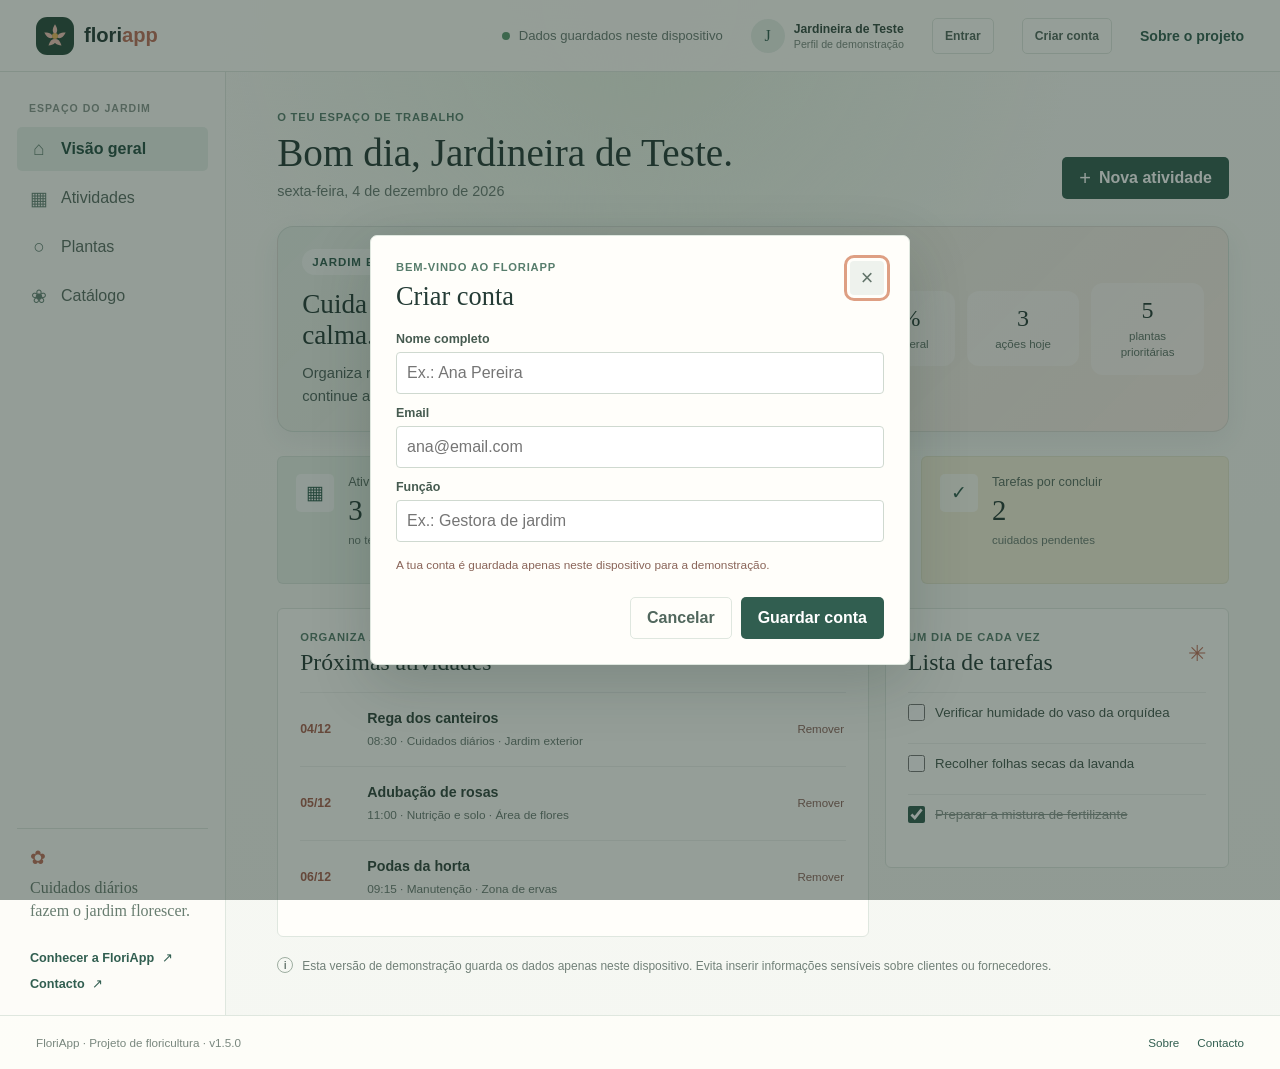
<file: index.html>
<!doctype html>
<html lang="pt-PT">
<head>
	<meta charset="utf-8">
	<meta name="viewport" content="width=device-width, initial-scale=1">
	<meta name="theme-color" content="#315e50">
	<meta name="description" content="A FloriApp ajuda jardineiros a organizar regas, tarefas e acompanhar o estado das plantas.">
	<link rel="manifest" href="./manifest.json">
	<link rel="icon" href="./assets/images/logo.svg" type="image/svg+xml">
	<link rel="stylesheet" href="./assets/css/styles.css">
	<title>FloriApp | Jardim e plantas</title>
</head>
<body>
	<header class="topbar">
		<a class="brand" href="./index.html" aria-label="FloriApp, início"><img src="./assets/images/logo.svg" alt="" width="38" height="38"><span>flori<span class="brand-accent">app</span></span></a>
		<div class="topbar-right"><span class="privacy-status"><span class="status-dot"></span><span id="connection-status">Dados guardados neste dispositivo</span></span><div class="account-chip" aria-label="Perfil de demonstração"><span class="account-avatar" aria-hidden="true">J</span><span class="account-copy"><strong id="account-name">Jardineira de Teste</strong><small id="account-role">Perfil de demonstração</small></span></div><button class="button button-quiet topbar-create" type="button" data-open-login>Entrar</button><button class="button button-quiet topbar-create" type="button" data-open-account>Criar conta</button><a class="about-link" href="./pages/sobre.html">Sobre o projeto</a></div>
	</header>
	<div class="app-layout">
		<aside class="sidebar" aria-label="Navegação da aplicação">
			<p class="sidebar-label">ESPAÇO DO JARDIM</p>
			<nav class="side-nav">
				<button class="nav-item is-active" type="button" data-view-target="dashboard" aria-current="page"><span class="nav-symbol" aria-hidden="true">⌂</span>Visão geral</button>
				<button class="nav-item" type="button" data-view-target="activities"><span class="nav-symbol" aria-hidden="true">▦</span>Atividades</button>
				<button class="nav-item" type="button" data-view-target="plants"><span class="nav-symbol" aria-hidden="true">○</span>Plantas</button>
				<button class="nav-item" type="button" data-view-target="catalog"><span class="nav-symbol" aria-hidden="true">❀</span>Catálogo</button>
			</nav>
			<div class="sidebar-note"><span class="note-flower" aria-hidden="true">✿</span><p>Cuidados diários<br>fazem o jardim florescer.</p></div>
			<a class="sidebar-about" href="./pages/sobre.html">Conhecer a FloriApp <span aria-hidden="true">↗</span></a>
			<a class="sidebar-about" href="./pages/contacto.html">Contacto <span aria-hidden="true">↗</span></a>
		</aside>
		<main class="main-content">
			<section class="view" id="view-dashboard" aria-labelledby="dashboard-title">
				<div class="page-heading"><div><p class="eyebrow">O teu espaço de trabalho</p><h1 id="dashboard-title">Bom dia, <span id="educator-name">Jardineira de Teste</span>.</h1><p class="heading-subtitle" id="today-date"></p></div><button class="button button-primary" type="button" data-open-activity><span aria-hidden="true">+</span> Nova atividade</button></div>
				<div class="hero-banner" aria-label="Resumo do jardim em destaque">
					<div class="hero-copy">
						<span class="hero-badge">Jardim em crescimento</span>
						<h2>Cuida das tuas plantas com organização e calma.</h2>
						<p>Organiza regas, manutenções e tarefas diárias para que cada vaso e canteiro continue a florescer.</p>
					</div>
					<div class="hero-metrics" aria-label="Indicadores do jardim">
						<div class="hero-metric"><strong>76%</strong><span>saúde geral</span></div>
						<div class="hero-metric"><strong>3</strong><span>ações hoje</span></div>
						<div class="hero-metric"><strong>5</strong><span>plantas prioritárias</span></div>
					</div>
				</div>
				<div class="stats-grid" aria-label="Resumo do jardim">
					<article class="stat-item stat-green"><span class="stat-icon" aria-hidden="true">▦</span><div><p>Atividades planeadas</p><strong id="activity-count">0</strong></div><span class="stat-foot">no teu planeamento</span></article>
					<article class="stat-item stat-peach"><span class="stat-icon" aria-hidden="true">○</span><div><p>Plantas no jardim</p><strong id="plants-count">0</strong></div><span class="stat-foot">registos de demonstração</span></article>
					<article class="stat-item stat-yellow"><span class="stat-icon" aria-hidden="true">✓</span><div><p>Tarefas por concluir</p><strong id="task-count">0</strong></div><span class="stat-foot">cuidados pendentes</span></article>
				</div>
				<div class="dashboard-columns">
					<section class="panel agenda-panel" aria-labelledby="agenda-title"><div class="section-heading"><div><p class="eyebrow">Organiza a semana</p><h2 id="agenda-title">Próximas atividades</h2></div><button class="text-button" type="button" data-view-target="activities">Ver todas <span aria-hidden="true">→</span></button></div><div class="activity-list" id="dashboard-activities" aria-live="polite"></div></section>
					<section class="panel tasks-panel" aria-labelledby="tasks-title"><div class="section-heading"><div><p class="eyebrow">Um dia de cada vez</p><h2 id="tasks-title">Lista de tarefas</h2></div><span class="task-marker" aria-hidden="true">✳</span></div><div class="task-list" id="task-list"></div></section>
				</div>
				<p class="local-note"><span aria-hidden="true">i</span> Esta versão de demonstração guarda os dados apenas neste dispositivo. Evita inserir informações sensíveis sobre clientes ou fornecedores.</p>
			</section>
			<section class="view" id="view-activities" aria-labelledby="activities-title" hidden><div class="page-heading"><div><p class="eyebrow">Planeamento do jardim</p><h1 id="activities-title">Atividades</h1><p class="heading-subtitle">Organiza regas, fertilização e manutenções para manter cada planta saudável.</p></div><button class="button button-primary" type="button" data-open-activity><span aria-hidden="true">+</span> Nova atividade</button></div><section class="panel activities-panel"><div class="section-heading"><div><p class="eyebrow">O que vem a seguir</p><h2>Agenda do jardim</h2></div><span class="list-caption">Guardada localmente</span></div><div class="activity-list" id="activity-list" aria-live="polite"></div></section></section>
			<section class="view" id="view-plants" aria-labelledby="plants-title" hidden><div class="page-heading"><div><p class="eyebrow">Acompanhar o estado do jardim</p><h1 id="plants-title">Plantas</h1><p class="heading-subtitle">Uma visão rápida dos cuidados e do desenvolvimento de cada espécie.</p></div><button class="button button-primary" type="button" data-open-plant><span aria-hidden="true">+</span> Adicionar planta</button></div><div class="privacy-banner"><span aria-hidden="true">♡</span><p>Os perfis de demonstração são exemplos. As plantas que adicionares ficam guardadas neste dispositivo.</p></div><div class="plants-grid" id="plants-grid"></div></section>
			<section class="view" id="view-catalog" aria-labelledby="catalog-title" hidden>
				<div class="page-heading"><div><p class="eyebrow">Biblioteca de plantas</p><h1 id="catalog-title">Descobrir plantas</h1><p class="heading-subtitle">Pesquisa pelo nome ou por características e compara os cuidados de cada espécie.</p></div></div>
				<div class="catalog-toolbar">
					<label class="catalog-search-label" for="catalog-search">Pesquisar no catálogo</label>
					<input id="catalog-search" type="search" placeholder="Nome, espécie, luz, rega ou solo..." autocomplete="off">
					<label class="catalog-search-label" for="catalog-category">Categoria</label>
					<select id="catalog-category">
						<option value="all">Todas as categorias</option>
						<option value="Floração">Floração</option>
						<option value="Folhagem">Folhagem</option>
						<option value="Suculentas">Suculentas</option>
						<option value="Aromáticas">Aromáticas</option>
						<option value="Horta">Horta</option>
					</select>
					<label class="catalog-search-label" for="catalog-location">Localização</label>
					<select id="catalog-location">
						<option value="all">Interior e exterior</option>
						<option value="Interior">Interior</option>
						<option value="Exterior">Exterior</option>
					</select>
				</div>
				<p class="catalog-guidance">Os cuidados podem variar com o clima, a estação e a variedade. Confirma sempre as necessidades da tua planta.</p>
				<div class="catalog-grid" id="catalog-grid" aria-live="polite"></div>
			</section>
		</main>
	</div>
	<dialog class="activity-dialog" id="plant-dialog" aria-labelledby="plant-dialog-title">
		<form id="plant-form"><div class="dialog-heading"><div><p class="eyebrow">Coleção do jardim</p><h2 id="plant-dialog-title">Adicionar planta</h2></div><button class="dialog-close" type="button" aria-label="Fechar" data-close-plant>×</button></div>
			<label class="field-label" for="plant-name">Nome da planta</label><input id="plant-name" name="name" required maxlength="60" placeholder="Ex.: Rosa trepadeira">
			<label class="field-label" for="plant-care">Cuidados em destaque</label><textarea id="plant-care" name="care" required maxlength="160" rows="3" placeholder="Ex.: Sol direto e rega regular"></textarea>
			<label class="field-label" for="plant-health">Estado de saúde (%)</label><input id="plant-health" name="health" type="number" min="0" max="100" value="100" required>
			<p class="form-privacy">Podes alterar esta informação mais tarde, se necessário.</p>
			<div class="dialog-actions"><button class="button button-quiet" type="button" data-close-plant>Cancelar</button><button class="button button-primary" type="submit">Guardar planta</button></div>
		</form>
	</dialog>
	<dialog class="activity-dialog" id="activity-dialog" aria-labelledby="dialog-title">
		<form id="activity-form"><div class="dialog-heading"><div><p class="eyebrow">Planeamento do jardim</p><h2 id="dialog-title">Nova atividade</h2></div><button class="dialog-close" type="button" aria-label="Fechar" data-close-dialog>×</button></div>
			<label class="field-label" for="activity-title">Nome da atividade</label><input id="activity-title" name="title" required maxlength="80" placeholder="Ex.: Rega dos canteiros de rosas">
			<div class="form-row"><div><label class="field-label" for="activity-area">Área de cuidado</label><select id="activity-area" name="area" required><option value="Cuidados diários">Cuidados diários</option><option value="Nutrição e solo">Nutrição e solo</option><option value="Manutenção">Manutenção</option><option value="Rega">Rega</option><option value="Iluminação">Iluminação</option></select></div><div><label class="field-label" for="activity-date">Data</label><input id="activity-date" name="date" type="date" required></div></div>
			<div class="form-row"><div><label class="field-label" for="activity-time">Hora</label><input id="activity-time" name="time" type="time" value="10:00" required></div><div><label class="field-label" for="activity-group">Zona</label><input id="activity-group" name="group" maxlength="40" placeholder="Ex.: Jardim exterior"></div></div>
			<p class="form-privacy">Não incluas dados pessoais de clientes ou fornecedores neste registo.</p><div class="dialog-actions"><button class="button button-quiet" type="button" data-close-dialog>Cancelar</button><button class="button button-primary" type="submit">Guardar atividade</button></div>
		</form>
	</dialog>
	<dialog class="activity-dialog account-dialog" id="account-dialog" aria-labelledby="account-dialog-title">
		<form id="account-form"><div class="dialog-heading"><div><p class="eyebrow">Bem-vindo ao FloriApp</p><h2 id="account-dialog-title">Criar conta</h2></div><button class="dialog-close" type="button" aria-label="Fechar" data-close-account>×</button></div>
			<label class="field-label" for="account-name-input">Nome completo</label><input id="account-name-input" name="name" type="text" required maxlength="60" placeholder="Ex.: Ana Pereira">
			<label class="field-label" for="account-email">Email</label><input id="account-email" name="email" type="email" required maxlength="80" placeholder="ana@email.com">
			<label class="field-label" for="account-role-input">Função</label><input id="account-role-input" name="role" type="text" maxlength="50" placeholder="Ex.: Gestora de jardim">
			<p class="form-privacy">A tua conta é guardada apenas neste dispositivo para a demonstração.</p>
			<div class="dialog-actions"><button class="button button-quiet" type="button" data-close-account>Cancelar</button><button class="button button-primary" type="submit">Guardar conta</button></div>
		</form>
	</dialog>
	<dialog class="activity-dialog account-dialog" id="login-dialog" aria-labelledby="login-dialog-title">
		<form id="login-form"><div class="dialog-heading"><div><p class="eyebrow">Já tens conta?</p><h2 id="login-dialog-title">Entrar</h2></div><button class="dialog-close" type="button" aria-label="Fechar" data-close-login>×</button></div>
			<label class="field-label" for="login-email">Email</label><input id="login-email" name="email" type="email" required maxlength="80" placeholder="ana@email.com">
			<label class="field-label" for="login-password">Palavra-passe</label><input id="login-password" name="password" type="password" required maxlength="40" placeholder="••••••••">
			<p class="form-privacy">Para esta demonstração, usa o email com que criaste a conta.</p>
			<div class="dialog-actions"><button class="button button-quiet" type="button" data-close-login>Cancelar</button><button class="button button-primary" type="submit">Entrar</button></div>
		</form>
	</dialog>
	<footer class="app-footer"><span>FloriApp · Projeto de floricultura · v1.5.0</span><div class="footer-links"><a href="./pages/sobre.html">Sobre</a><a href="./pages/contacto.html">Contacto</a></div></footer>
	<script type="module" src="./assets/js/app.js"></script>
</body>
</html>
</file>
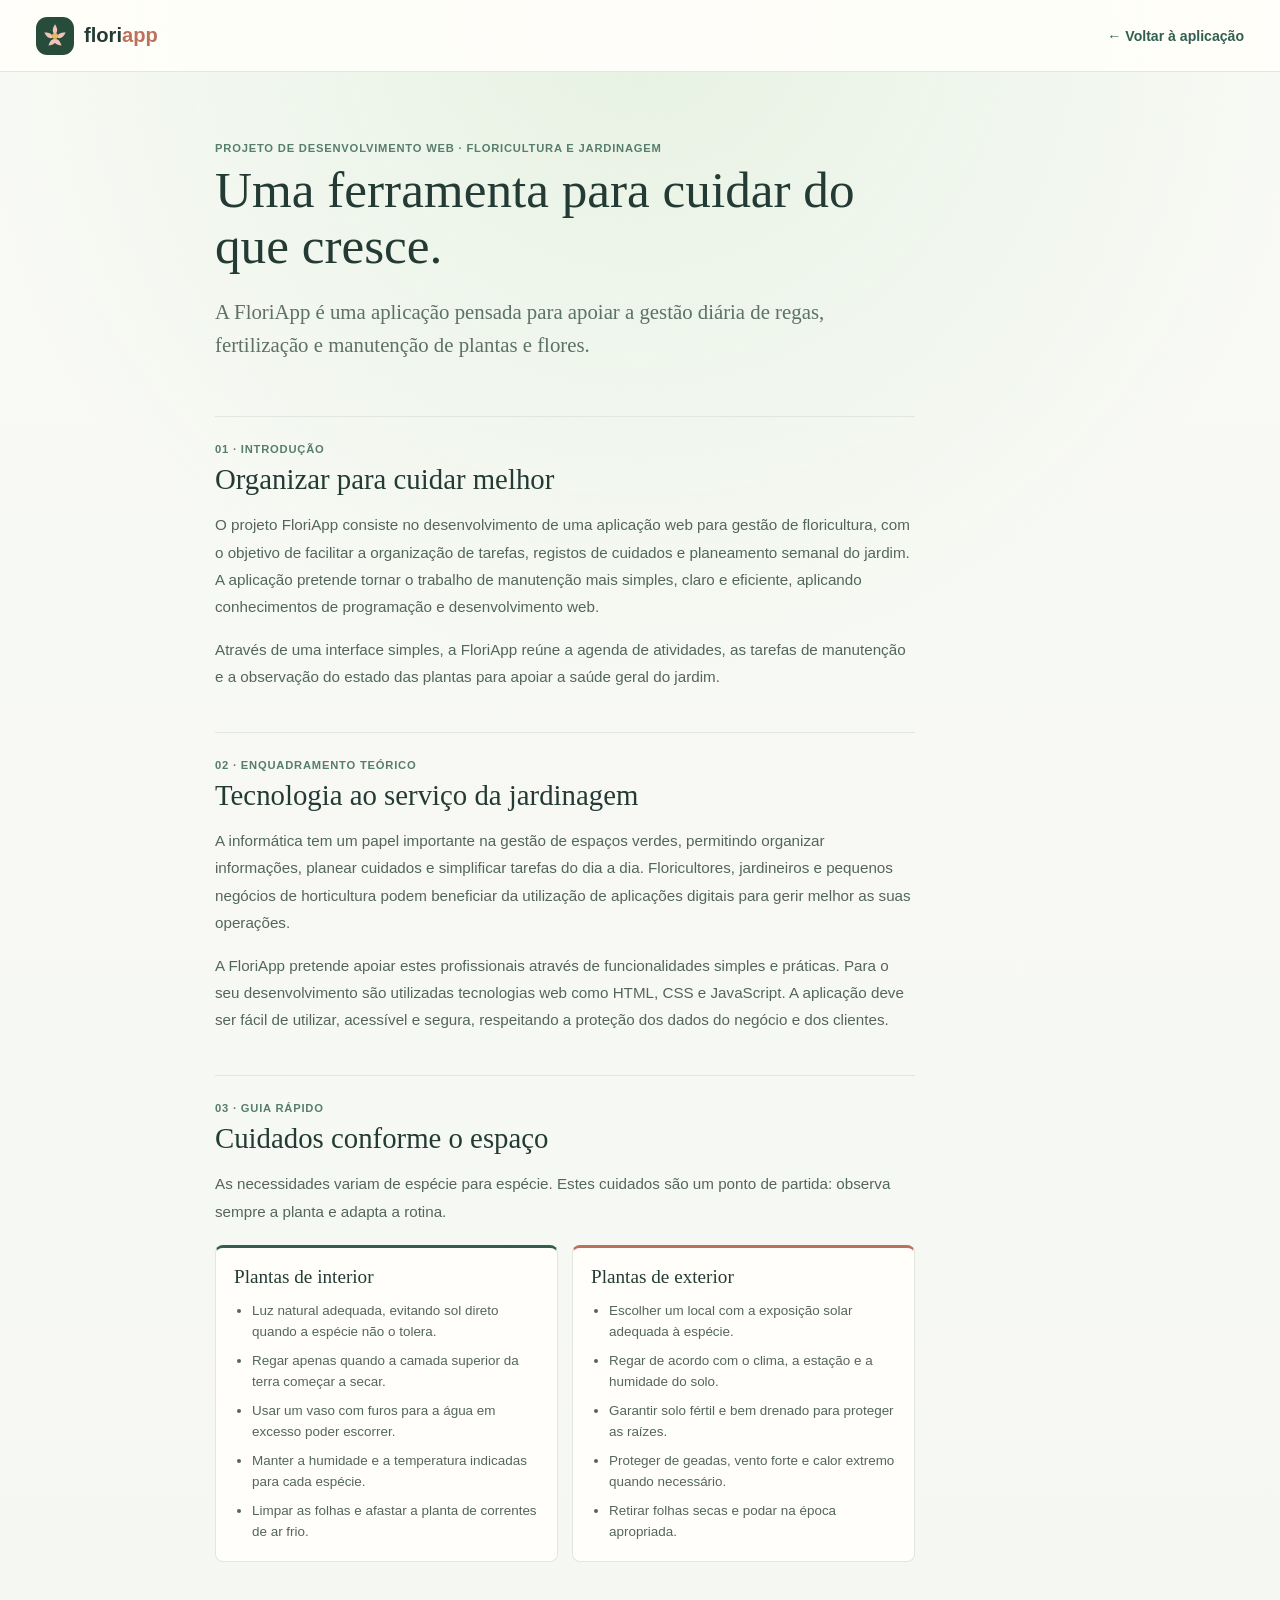
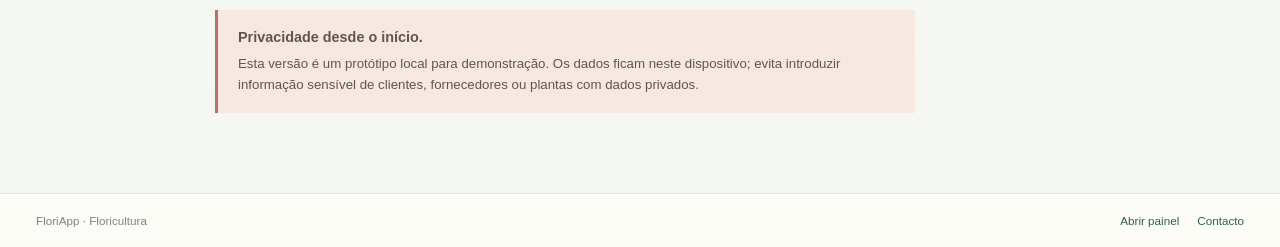
<file: sobre.html>
<!doctype html>
<html lang="pt-PT">
<head>
	<meta charset="utf-8">
	<meta name="viewport" content="width=device-width, initial-scale=1">
	<meta name="theme-color" content="#315e50">
	<meta name="description" content="Introdução e enquadramento do projeto FloriApp, pensado para gerir a rotina de floricultura e jardinagem.">
	<link rel="manifest" href="../manifest.json">
	<link rel="icon" href="../assets/images/logo.svg" type="image/svg+xml">
	<link rel="stylesheet" href="../assets/css/styles.css">
	<title>Sobre a FloriApp | Floricultura</title>
</head>
<body class="about-page">
	<header class="topbar"><a class="brand" href="../index.html"><img src="../assets/images/logo.svg" alt="" width="38" height="38"><span>flori<span class="brand-accent">app</span></span></a><a class="about-link" href="../index.html">← Voltar à aplicação</a></header>
	<main class="about-content">
		<p class="eyebrow">Projeto de desenvolvimento web · Floricultura e jardinagem</p>
		<h1>Uma ferramenta para cuidar do que cresce.</h1>
		<p class="about-lead">A FloriApp é uma aplicação pensada para apoiar a gestão diária de regas, fertilização e manutenção de plantas e flores.</p>
		<section class="about-section"><p class="eyebrow">01 · Introdução</p><h2>Organizar para cuidar melhor</h2><p>O projeto FloriApp consiste no desenvolvimento de uma aplicação web para gestão de floricultura, com o objetivo de facilitar a organização de tarefas, registos de cuidados e planeamento semanal do jardim. A aplicação pretende tornar o trabalho de manutenção mais simples, claro e eficiente, aplicando conhecimentos de programação e desenvolvimento web.</p><p>Através de uma interface simples, a FloriApp reúne a agenda de atividades, as tarefas de manutenção e a observação do estado das plantas para apoiar a saúde geral do jardim.</p></section>
		<section class="about-section"><p class="eyebrow">02 · Enquadramento teórico</p><h2>Tecnologia ao serviço da jardinagem</h2><p>A informática tem um papel importante na gestão de espaços verdes, permitindo organizar informações, planear cuidados e simplificar tarefas do dia a dia. Floricultores, jardineiros e pequenos negócios de horticultura podem beneficiar da utilização de aplicações digitais para gerir melhor as suas operações.</p><p>A FloriApp pretende apoiar estes profissionais através de funcionalidades simples e práticas. Para o seu desenvolvimento são utilizadas tecnologias web como HTML, CSS e JavaScript. A aplicação deve ser fácil de utilizar, acessível e segura, respeitando a proteção dos dados do negócio e dos clientes.</p></section>
		<section class="about-section plant-care-section"><p class="eyebrow">03 · Guia rápido</p><h2>Cuidados conforme o espaço</h2><p>As necessidades variam de espécie para espécie. Estes cuidados são um ponto de partida: observa sempre a planta e adapta a rotina.</p><div class="plant-care-grid"><article class="plant-care-card indoor"><h3>Plantas de interior</h3><ul><li>Luz natural adequada, evitando sol direto quando a espécie não o tolera.</li><li>Regar apenas quando a camada superior da terra começar a secar.</li><li>Usar um vaso com furos para a água em excesso poder escorrer.</li><li>Manter a humidade e a temperatura indicadas para cada espécie.</li><li>Limpar as folhas e afastar a planta de correntes de ar frio.</li></ul></article><article class="plant-care-card outdoor"><h3>Plantas de exterior</h3><ul><li>Escolher um local com a exposição solar adequada à espécie.</li><li>Regar de acordo com o clima, a estação e a humidade do solo.</li><li>Garantir solo fértil e bem drenado para proteger as raízes.</li><li>Proteger de geadas, vento forte e calor extremo quando necessário.</li><li>Retirar folhas secas e podar na época apropriada.</li></ul></article></div></section>
		<aside class="about-callout"><strong>Privacidade desde o início.</strong><p>Esta versão é um protótipo local para demonstração. Os dados ficam neste dispositivo; evita introduzir informação sensível de clientes, fornecedores ou plantas com dados privados.</p></aside>
	</main>
	<footer class="app-footer"><span>FloriApp · Floricultura</span><div class="footer-links"><a href="../index.html">Abrir painel</a><a href="./contacto.html">Contacto</a></div></footer>
</body>
</html>
</file>
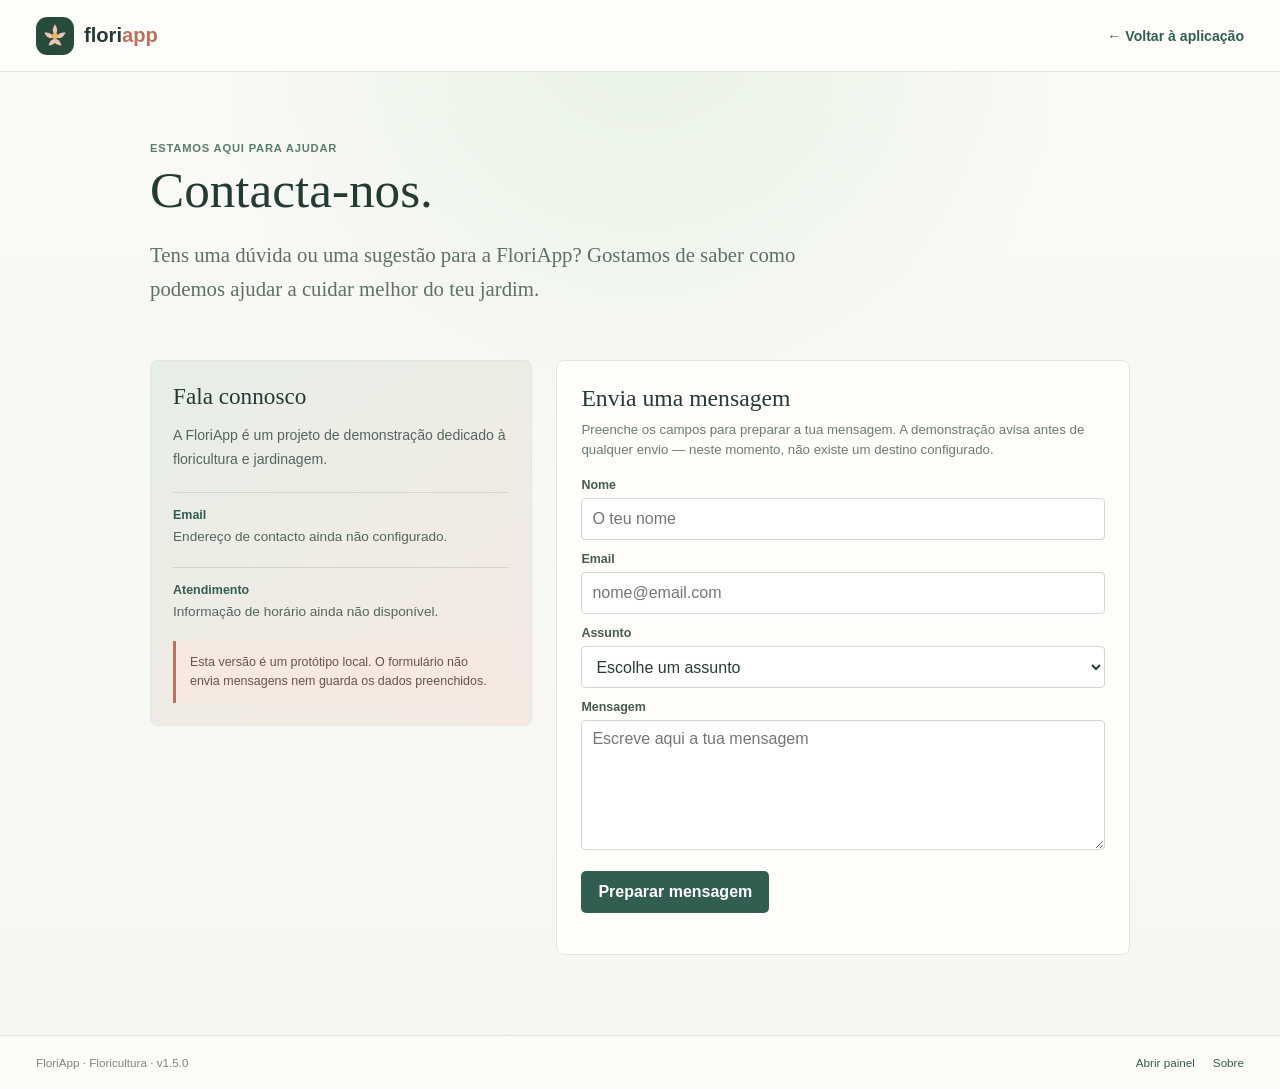
<file: pages/contacto.html>
<!doctype html>
<html lang="pt-PT">
<head>
	<meta charset="utf-8">
	<meta name="viewport" content="width=device-width, initial-scale=1">
	<meta name="theme-color" content="#315e50">
	<meta name="description" content="Contacta a equipa FloriApp para partilhar dúvidas ou sugestões sobre floricultura e jardinagem.">
	<link rel="manifest" href="../manifest.json">
	<link rel="icon" href="../assets/images/logo.svg" type="image/svg+xml">
	<link rel="stylesheet" href="../assets/css/styles.css">
	<title>Contacto | FloriApp</title>
</head>
<body class="about-page">
	<header class="topbar">
		<a class="brand" href="../index.html"><img src="../assets/images/logo.svg" alt="" width="38" height="38"><span>flori<span class="brand-accent">app</span></span></a>
		<a class="about-link" href="../index.html">← Voltar à aplicação</a>
	</header>
	<main class="about-content contact-content">
		<p class="eyebrow">Estamos aqui para ajudar</p>
		<h1>Contacta-nos.</h1>
		<p class="about-lead">Tens uma dúvida ou uma sugestão para a FloriApp? Gostamos de saber como podemos ajudar a cuidar melhor do teu jardim.</p>
		<div class="contact-layout">
			<aside class="contact-info">
				<h2>Fala connosco</h2>
				<p>A FloriApp é um projeto de demonstração dedicado à floricultura e jardinagem.</p>
				<div class="contact-detail"><strong>Email</strong><span>Endereço de contacto ainda não configurado.</span></div>
				<div class="contact-detail"><strong>Atendimento</strong><span>Informação de horário ainda não disponível.</span></div>
				<div class="contact-notice">Esta versão é um protótipo local. O formulário não envia mensagens nem guarda os dados preenchidos.</div>
			</aside>
			<form class="contact-form" id="contact-form">
				<h2>Envia uma mensagem</h2>
				<p>Preenche os campos para preparar a tua mensagem. A demonstração avisa antes de qualquer envio — neste momento, não existe um destino configurado.</p>
				<label class="field-label" for="contact-name">Nome</label>
				<input id="contact-name" name="name" type="text" required maxlength="80" autocomplete="name" placeholder="O teu nome">
				<label class="field-label" for="contact-email">Email</label>
				<input id="contact-email" name="email" type="email" required maxlength="120" autocomplete="email" placeholder="nome@email.com">
				<label class="field-label" for="contact-subject">Assunto</label>
				<select id="contact-subject" name="subject" required>
					<option value="">Escolhe um assunto</option>
					<option value="Dúvida">Dúvida</option>
					<option value="Sugestão">Sugestão</option>
					<option value="Outro">Outro</option>
				</select>
				<label class="field-label" for="contact-message">Mensagem</label>
				<textarea id="contact-message" name="message" required maxlength="1000" rows="5" placeholder="Escreve aqui a tua mensagem"></textarea>
				<button class="button button-primary" type="submit">Preparar mensagem</button>
				<p class="contact-feedback" id="contact-feedback" role="status" aria-live="polite"></p>
			</form>
		</div>
	</main>
	<footer class="app-footer"><span>FloriApp · Floricultura · v1.5.0</span><div class="footer-links"><a href="../index.html">Abrir painel</a><a href="./sobre.html">Sobre</a></div></footer>
	<script type="module" src="../assets/js/contact.js"></script>
</body>
</html>
</file>
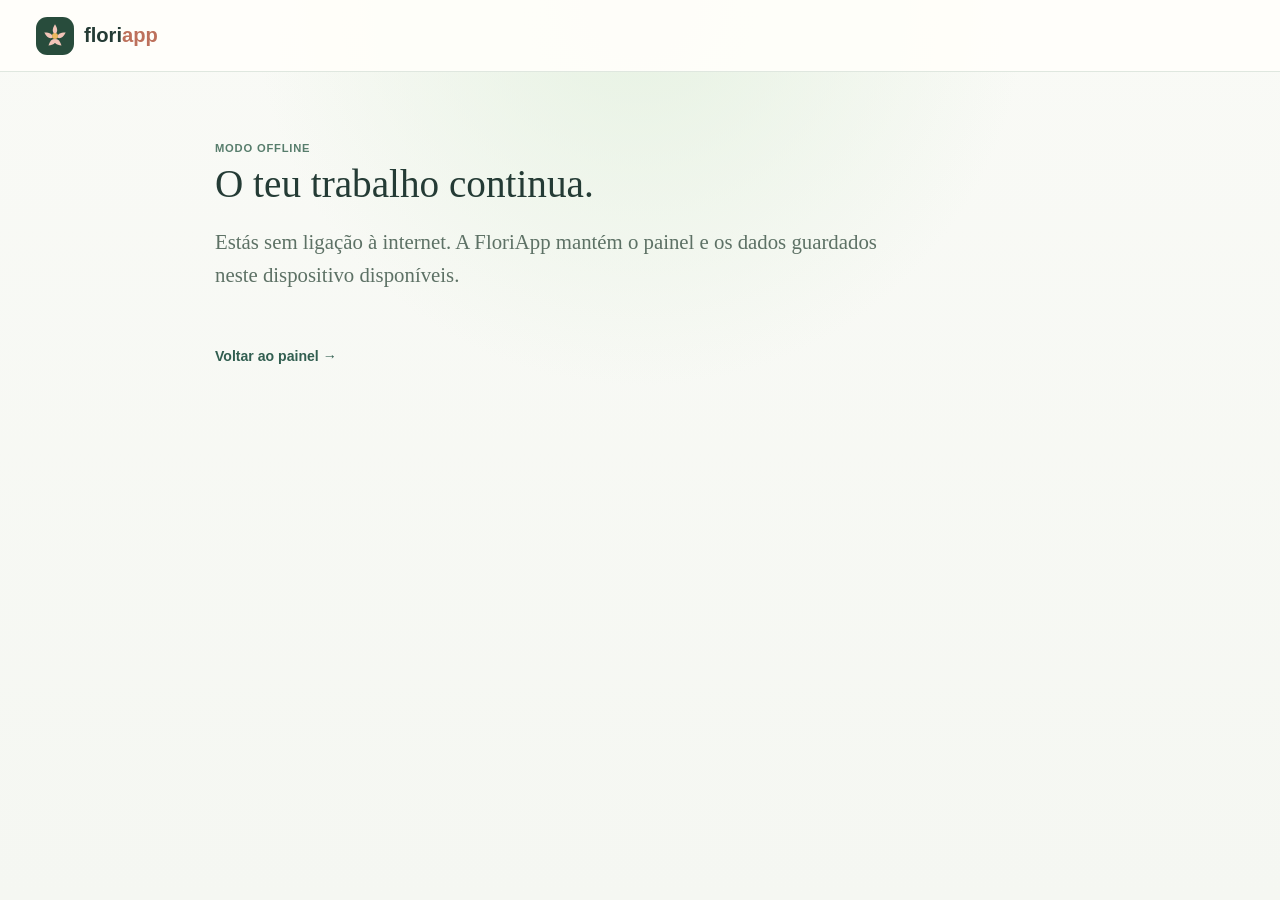
<file: pages/offline.html>
<!doctype html>
<html lang="pt-PT">
<head>
  <meta charset="utf-8">
  <meta name="viewport" content="width=device-width, initial-scale=1">
  <meta name="theme-color" content="#315e50">
  <link rel="stylesheet" href="../assets/css/styles.css">
  <title>Sem ligação | Floriapp</title>
</head>
<body class="about-page">
  <header class="topbar">
    <a class="brand" href="../index.html"><img src="../assets/images/logo.svg" alt="" width="38" height="38"><span>flori<span class="brand-accent">app</span></span></a>
  </header>
  <main class="about-content">
    <section>
      <p class="eyebrow">Modo offline</p>
      <h1>O teu trabalho continua.</h1>
      <p class="about-lead">Estás sem ligação à internet. A FloriApp mantém o painel e os dados guardados neste dispositivo disponíveis.</p>
      <a class="about-link" href="../index.html">Voltar ao painel <span aria-hidden="true">→</span></a>
    </section>
  </main>
</body>
</html>
</file>
<file: assets/css/styles.css>
@import url("./components/dashboard.css");

:root {
	font-family: "Trebuchet MS", "Segoe UI", sans-serif;
	color: #243b35;
	background: #f5f7f2;
	font-synthesis: none;
	text-rendering: optimizeLegibility;
	--ink: #243b35;
	--muted: #697b72;
	--green: #315e50;
	--green-soft: #e6efe7;
	--rose: #bd705b;
	--rose-soft: #f6e9e2;
	--gold: #f4f0d9;
	--line: #dfe7df;
	--paper: #fffefa;
}

* { box-sizing: border-box; }
body {
	min-width: 320px;
	min-height: 100vh;
	margin: 0;
	background: radial-gradient(circle at top, rgba(228, 241, 224, 0.9), rgba(245, 247, 242, 0) 35%), linear-gradient(180deg, #f9faf6 0%, #f5f7f2 100%);
}
button, input, select { font: inherit; }
button, a { -webkit-tap-highlight-color: transparent; }
a { color: inherit; }
button:focus-visible, a:focus-visible, input:focus-visible, select:focus-visible, textarea:focus-visible { outline: 3px solid #de9f83; outline-offset: 3px; }
[hidden] { display: none !important; }
</file>
